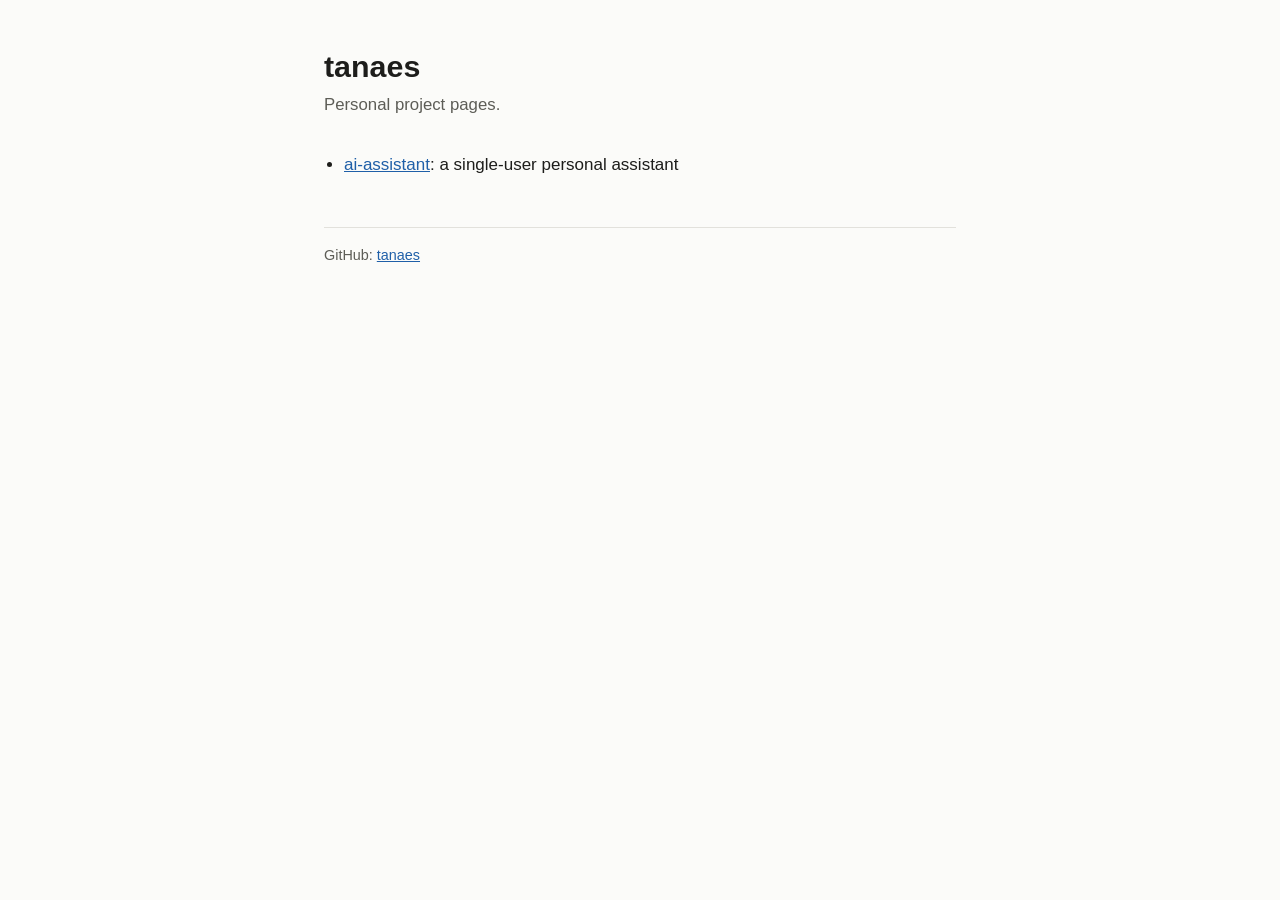
<file: index.html>
<!doctype html>
<html lang="en">
<head>
  <meta charset="utf-8">
  <meta name="viewport" content="width=device-width, initial-scale=1">
  <title>tanaes</title>
  <link rel="stylesheet" href="/assets/site.css">
</head>
<body>
  <main>
    <h1>tanaes</h1>
    <p class="lede">Personal project pages.</p>
    <ul>
      <li><a href="/ai-assistant/">ai-assistant</a>: a single-user personal assistant</li>
    </ul>
    <footer>GitHub: <a href="https://github.com/tanaes">tanaes</a></footer>
  </main>
</body>
</html>
</file>
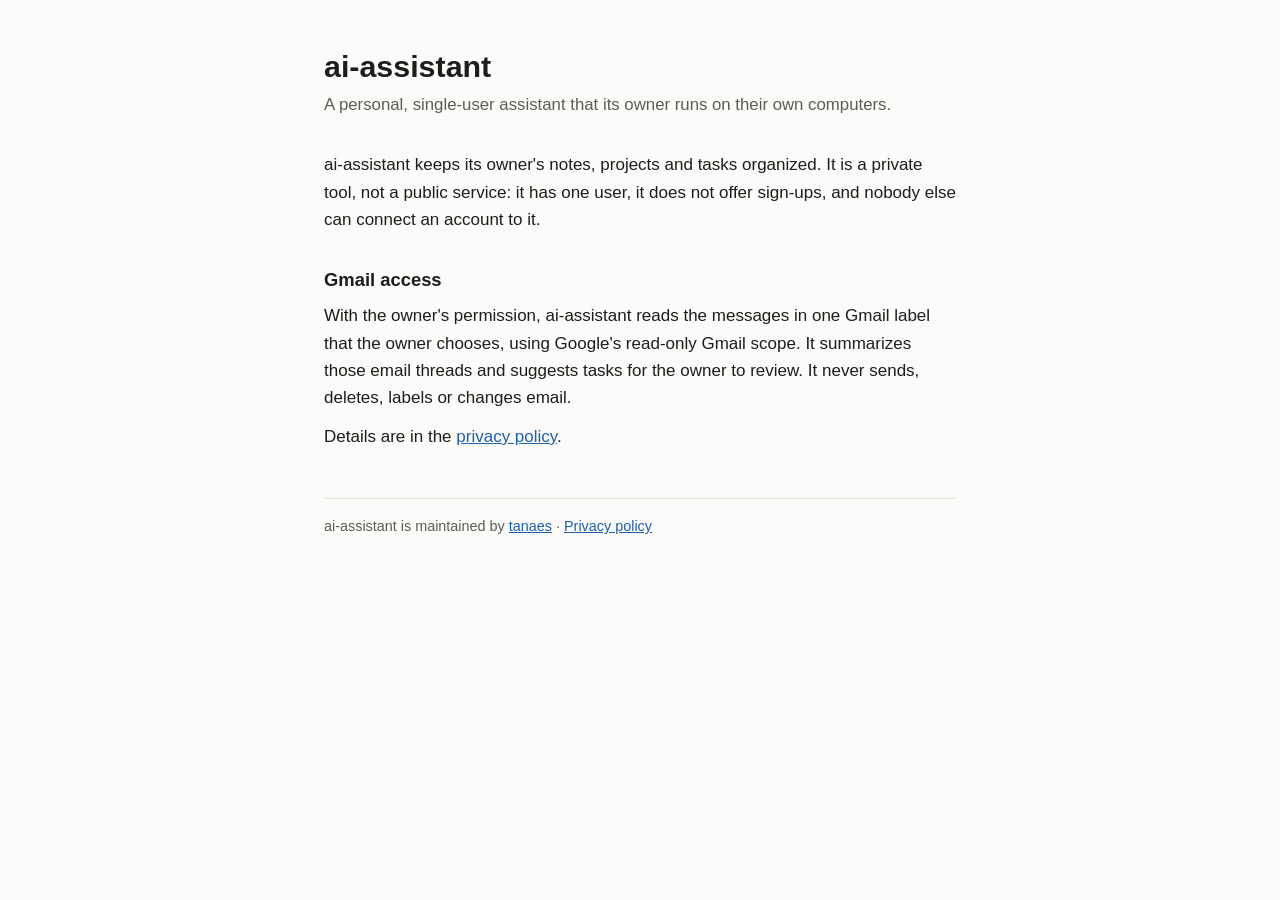
<file: ai-assistant/index.html>
<!doctype html>
<html lang="en">
<head>
  <meta charset="utf-8">
  <meta name="viewport" content="width=device-width, initial-scale=1">
  <title>ai-assistant</title>
  <link rel="stylesheet" href="/assets/site.css">
</head>
<body>
  <main>
    <h1>ai-assistant</h1>
    <p class="lede">A personal, single-user assistant that its owner runs on their own computers.</p>

    <p>ai-assistant keeps its owner's notes, projects and tasks organized. It is a private tool, not a public
      service: it has one user, it does not offer sign-ups, and nobody else can connect an account to it.</p>

    <h2>Gmail access</h2>
    <p>With the owner's permission, ai-assistant reads the messages in one Gmail label that the owner
      chooses, using Google's read-only Gmail scope. It summarizes those email threads and suggests tasks
      for the owner to review. It never sends, deletes, labels or changes email.</p>

    <p>Details are in the <a href="privacy.html">privacy policy</a>.</p>

    <footer>
      ai-assistant is maintained by <a href="https://github.com/tanaes">tanaes</a> ·
      <a href="privacy.html">Privacy policy</a>
    </footer>
  </main>
</body>
</html>
</file>
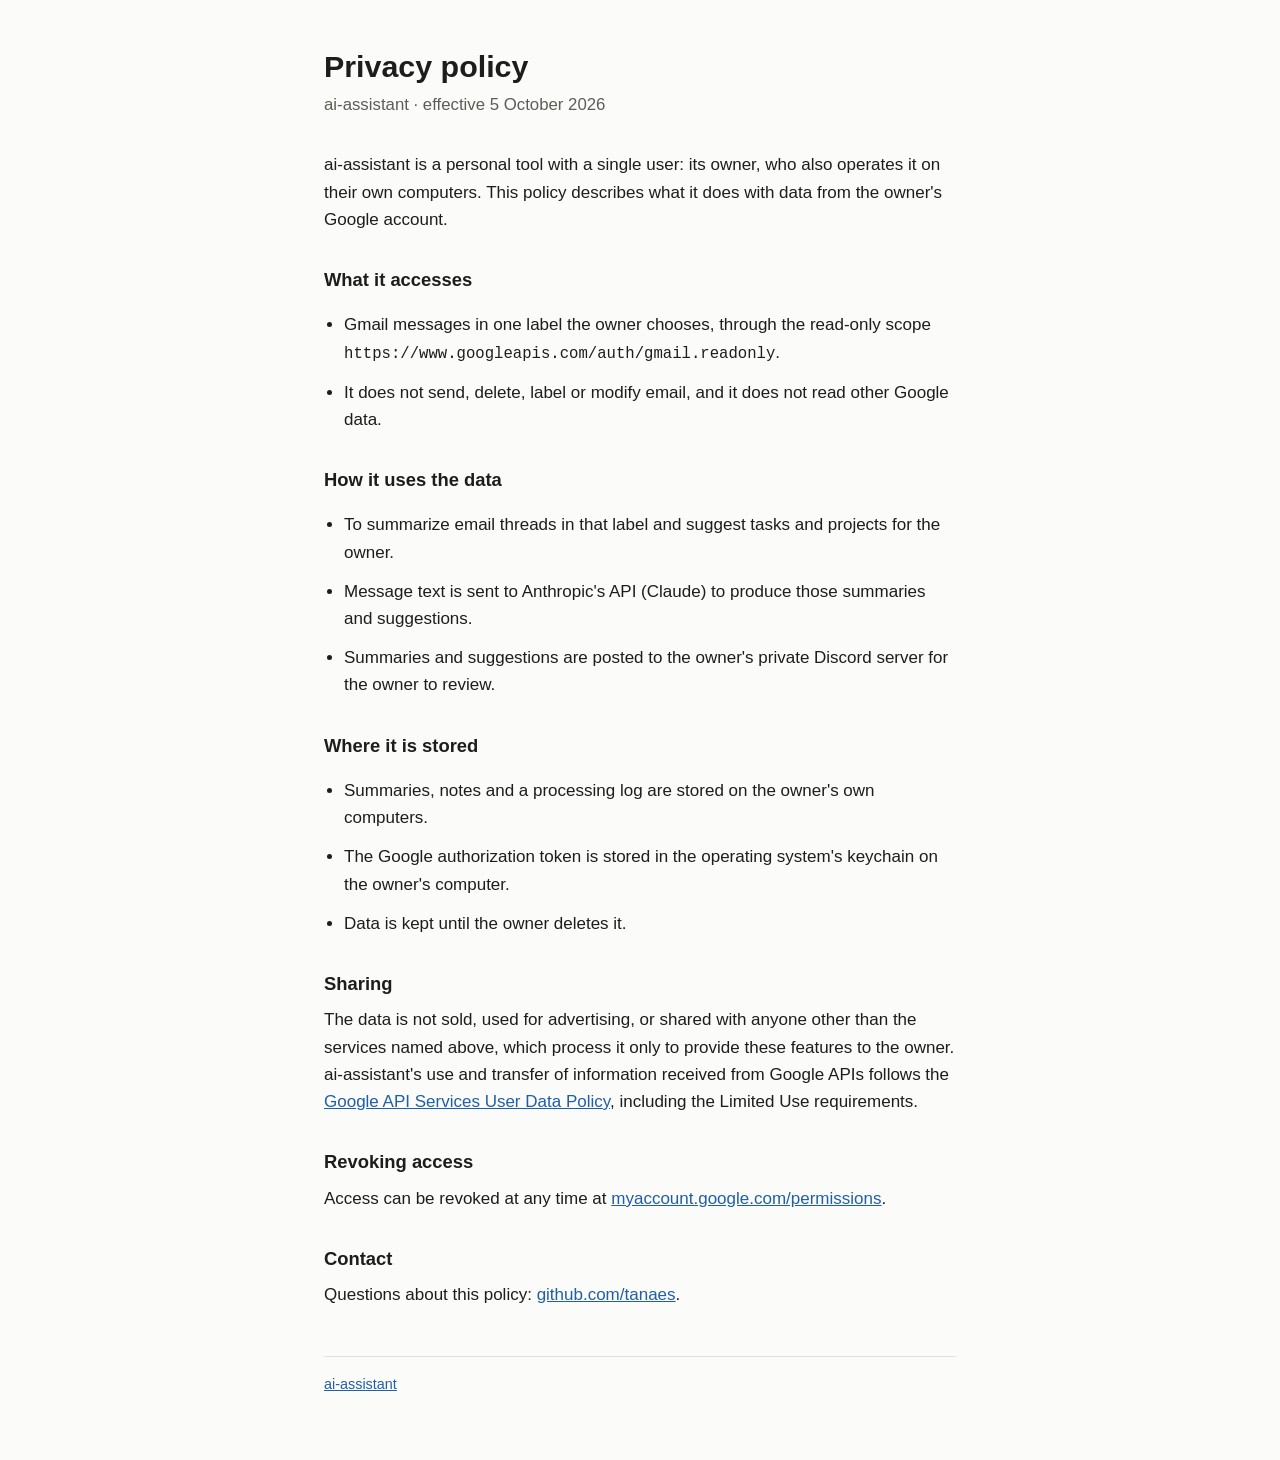
<file: ai-assistant/privacy.html>
<!doctype html>
<html lang="en">
<head>
  <meta charset="utf-8">
  <meta name="viewport" content="width=device-width, initial-scale=1">
  <title>ai-assistant privacy policy</title>
  <link rel="stylesheet" href="/assets/site.css">
</head>
<body>
  <main>
    <h1>Privacy policy</h1>
    <p class="lede">ai-assistant · effective 5 October 2026</p>

    <p>ai-assistant is a personal tool with a single user: its owner, who also operates it on their own
      computers. This policy describes what it does with data from the owner's Google account.</p>

    <h2>What it accesses</h2>
    <ul>
      <li>Gmail messages in one label the owner chooses, through the read-only scope
        <code>https://www.googleapis.com/auth/gmail.readonly</code>.</li>
      <li>It does not send, delete, label or modify email, and it does not read other Google data.</li>
    </ul>

    <h2>How it uses the data</h2>
    <ul>
      <li>To summarize email threads in that label and suggest tasks and projects for the owner.</li>
      <li>Message text is sent to Anthropic's API (Claude) to produce those summaries and suggestions.</li>
      <li>Summaries and suggestions are posted to the owner's private Discord server for the owner to review.</li>
    </ul>

    <h2>Where it is stored</h2>
    <ul>
      <li>Summaries, notes and a processing log are stored on the owner's own computers.</li>
      <li>The Google authorization token is stored in the operating system's keychain on the owner's computer.</li>
      <li>Data is kept until the owner deletes it.</li>
    </ul>

    <h2>Sharing</h2>
    <p>The data is not sold, used for advertising, or shared with anyone other than the services named above,
      which process it only to provide these features to the owner. ai-assistant's use and transfer of
      information received from Google APIs follows the
      <a href="https://developers.google.com/terms/api-services-user-data-policy">Google API Services User Data
      Policy</a>, including the Limited Use requirements.</p>

    <h2>Revoking access</h2>
    <p>Access can be revoked at any time at
      <a href="https://myaccount.google.com/permissions">myaccount.google.com/permissions</a>.</p>

    <h2>Contact</h2>
    <p>Questions about this policy: <a href="https://github.com/tanaes">github.com/tanaes</a>.</p>

    <footer><a href="./">ai-assistant</a></footer>
  </main>
</body>
</html>
</file>
<file: assets/site.css>
:root {
  --bg: #fbfbf9;
  --fg: #1d1d1b;
  --muted: #5d5d57;
  --rule: #e2e1dc;
  --link: #1f5fa8;
  color-scheme: light;
}

@media (prefers-color-scheme: dark) {
  :root {
    --bg: #161615;
    --fg: #ecebe6;
    --muted: #a6a59e;
    --rule: #33332f;
    --link: #8db8ec;
    color-scheme: dark;
  }
}

* { box-sizing: border-box; }

body {
  margin: 0;
  background: var(--bg);
  color: var(--fg);
  font: 17px/1.6 -apple-system, BlinkMacSystemFont, "Segoe UI", Roboto, Helvetica, Arial, sans-serif;
}

main {
  max-width: 42rem;
  margin: 0 auto;
  padding: 3rem 1.25rem 4rem;
}

h1 { font-size: 1.9rem; line-height: 1.2; margin: 0 0 0.5rem; }
h2 { font-size: 1.15rem; margin: 2rem 0 0.5rem; }
p, li { margin: 0 0 0.75rem; }
ul { padding-left: 1.25rem; }
a { color: var(--link); }
.lede { color: var(--muted); font-size: 1.05rem; margin-bottom: 2rem; }
footer { margin-top: 3rem; padding-top: 1rem; border-top: 1px solid var(--rule); color: var(--muted); font-size: 0.9rem; }
code { font-size: 0.92em; }
</file>
